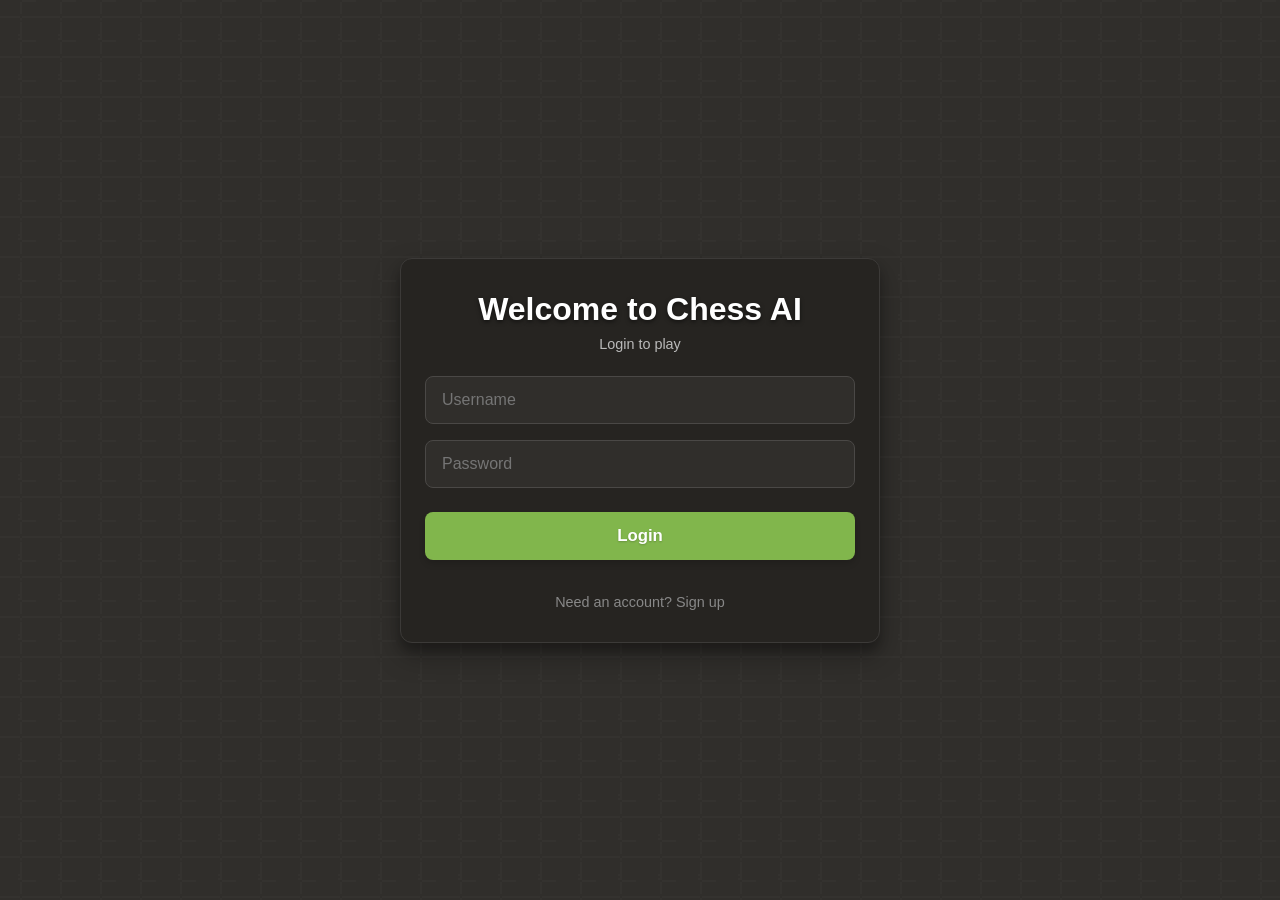
<file: index.html>
<!DOCTYPE html>
<html lang="en">
<head>
    <meta charset="UTF-8" />
    <meta name="viewport" content="width=device-width, initial-scale=1.0, maximum-scale=1.0, user-scalable=no" />
    <title>Login — Chess AI</title>
    <meta http-equiv="Cache-Control" content="no-cache, no-store, must-revalidate" />
    <meta http-equiv="Pragma" content="no-cache" />
    <meta http-equiv="Expires" content="0" />
    <link rel="stylesheet" href="style.css?v=1.1" />
</head>
<body>
    <div class="container screen active">
        <h1>Welcome to Chess AI</h1>
        <p class="subtitle">Login to play</p>
        <div class="form-group">
            <input type="text" id="username" placeholder="Username" autocomplete="off" />
        </div>
        <div class="form-group">
            <input type="password" id="password" placeholder="Password" />
        </div>
        <div class="auth-buttons">
            <button id="btn-login" class="primary">Login</button>
            <a href="signup.html" style="text-align: center; color: #888; text-decoration: none; margin-top: 10px;">Need an account? Sign up</a>
        </div>
        <p id="error-msg" style="display: none;"></p>
    </div>

    <script>
        if (localStorage.getItem('chess_user')) {
            window.location.href = 'game.html';
        }

        document.getElementById('btn-login').addEventListener('click', async () => {
            const username = document.getElementById('username').value;
            const password = document.getElementById('password').value;
            const err = document.getElementById('error-msg');
            
            if (!username || !password) {
                err.textContent = 'Please enter both username and password.';
                err.style.display = 'block';
                return;
            }

            let res;
            let raw = '';
            try {
                res = await fetch('login.php', {
                    method: 'POST',
                    headers: { 'Content-Type': 'application/json' },
                    body: JSON.stringify({ username, password })
                });
                raw = await res.text();
                
                let data;
                try {
                    const jsonStart = raw.indexOf('{');
                    const jsonEnd = raw.lastIndexOf('}');
                    data = JSON.parse(jsonStart > -1 && jsonEnd > -1 ? raw.substring(jsonStart, jsonEnd + 1) : raw);
                } catch(e) {
                    throw new Error('Host blocked the request or returned invalid JSON.');
                }

                if (data.success) {
                    localStorage.setItem('chess_user', username);
                    window.location.href = 'game.html';
                } else {
                    err.textContent = data.message;
                    err.style.display = 'block';
                }
            } catch (error) {
                err.innerHTML = 'Cannot connect to server. Error: ' + error.message;
                err.style.display = 'block';
                // Show raw response for debugging
                if (raw) {
                    console.log('RAW RESPONSE:', raw);
                    err.innerHTML += '<br><br>Raw server response:<br><pre style="font-size:0.7rem;text-align:left;background:#111;padding:8px;border-radius:4px;max-height:200px;overflow:auto;">' + raw.replace(/</g, '&lt;').replace(/>/g, '&gt;') + '</pre>';
                }
            }
        });
    </script>
</body>
</html>
</file>
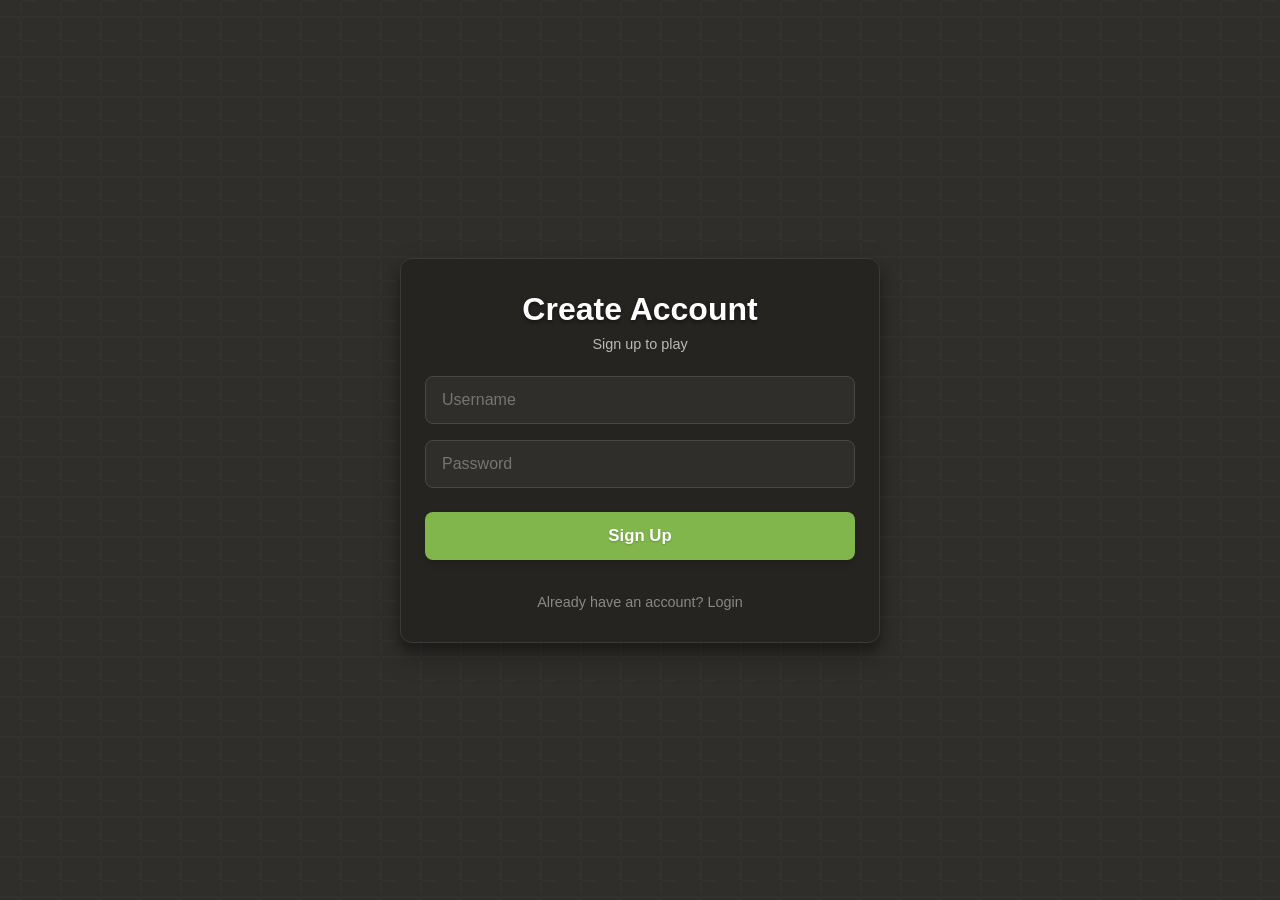
<file: signup.html>
<!DOCTYPE html>
<html lang="en">
<head>
    <meta charset="UTF-8" />
    <meta name="viewport" content="width=device-width, initial-scale=1.0, maximum-scale=1.0, user-scalable=no" />
    <title>Sign Up — Chess AI</title>
    <meta http-equiv="Cache-Control" content="no-cache, no-store, must-revalidate" />
    <meta http-equiv="Pragma" content="no-cache" />
    <meta http-equiv="Expires" content="0" />
    <link rel="stylesheet" href="style.css?v=1.1" />
</head>
<body>
    <div class="container screen active">
        <h1>Create Account</h1>
        <p class="subtitle">Sign up to play</p>
        <div class="form-group">
            <input type="text" id="username" placeholder="Username" autocomplete="off" />
        </div>
        <div class="form-group">
            <input type="password" id="password" placeholder="Password" />
        </div>
        <div class="auth-buttons">
            <button id="btn-signup" class="primary">Sign Up</button>
            <a href="index.html" style="text-align: center; color: #888; text-decoration: none; margin-top: 10px;">Already have an account? Login</a>
        </div>
        <p id="error-msg" style="display: none;"></p>
    </div>

    <script>
        if (localStorage.getItem('chess_user')) {
            window.location.href = 'game.html';
        }

        document.getElementById('btn-signup').addEventListener('click', async () => {
            const username = document.getElementById('username').value;
            const password = document.getElementById('password').value;
            const err = document.getElementById('error-msg');
            
            if (!username || !password) {
                err.textContent = 'Please enter both username and password.';
                err.style.display = 'block';
                return;
            }

            let raw = '';
            try {
                const res = await fetch('signup.php', {
                    method: 'POST',
                    headers: { 'Content-Type': 'application/json' },
                    body: JSON.stringify({ username, password })
                });
                raw = await res.text();
                
                let data;
                try {
                    const jsonStart = raw.indexOf('{');
                    const jsonEnd = raw.lastIndexOf('}');
                    data = JSON.parse(jsonStart > -1 && jsonEnd > -1 ? raw.substring(jsonStart, jsonEnd + 1) : raw);
                } catch(e) {
                    throw new Error('Host blocked the request or returned invalid JSON.');
                }

                if (data.success) {
                    alert('Account created! Please log in.');
                    window.location.href = 'index.html';
                } else {
                    err.textContent = data.message;
                    err.style.display = 'block';
                }
            } catch (error) {
                err.innerHTML = 'Cannot connect to server. Error: ' + error.message;
                if (raw) {
                    err.innerHTML += '<br><br>Raw server response:<br><pre style="font-size:0.7rem;text-align:left;background:#111;padding:8px;border-radius:4px;max-height:200px;overflow:auto;">' + raw.replace(/</g, '&lt;').replace(/>/g, '&gt;') + '</pre>';
                }
                err.style.display = 'block';
            }
        });
    </script>
</body>
</html>
</file>
<file: style.css>
/* ── Reset & Dark Theme ── */
*,
*::before,
*::after {
    box-sizing: border-box;
    margin: 0;
    padding: 0;
}

body {
    font-family: -apple-system, BlinkMacSystemFont, "Segoe UI", Roboto, Helvetica, Arial, sans-serif;
    background-color: #302e2b;
    background-image: url("data:image/svg+xml,%3Csvg width='40' height='40' viewBox='0 0 40 40' xmlns='http://www.w3.org/2000/svg'%3E%3Cpath d='M20 20.5V18H0v-2h20v-2h2v2h20v2H22v2.5h-2zM0 38h20v2h-2v-2H0v-2h20v-2h-2v2H0v2zm20-38h20v2h-2V0h-2v2H20V0h20v2h-2V0H20v2zm0 38V22h2v18h-2zm0-38v18h2V0h-2z' fill='%23ffffff' fill-opacity='0.02' fill-rule='evenodd'/%3E%3C/svg%3E");
    color: #fff;
    min-height: 100vh;
    display: flex;
    flex-direction: column;
    align-items: center;
    justify-content: center;
    padding: 16px;
    position: relative;
}

.container {
    max-width: 480px;
    width: 100%;
    position: relative;
    z-index: 1;
}

/* ── Title ── */
h1 { text-align: center; font-weight: 800; font-size: 2rem; margin-bottom: 8px; color: #fff; text-shadow: 0 2px 4px rgba(0,0,0,0.5); }
.subtitle { text-align: center; font-size: 0.9rem; color: #bababa; margin-bottom: 24px; }

/* ── Status Bar ── */
#status-bar { background: #262421; border: 1px solid #3c3a38; border-radius: 8px; padding: 12px 18px; margin-bottom: 16px; font-size: 1rem; font-weight: 600; text-align: center; color: #fff; display: flex; align-items: center; justify-content: center; box-shadow: 0 4px 6px rgba(0,0,0,0.1); }
#status-bar.thinking { color: #81b64c; }
#status-bar.checkmate { color: #fa412d; }
#status-bar.draw { color: #aeb5b5; }

/* ── Eval Bar ── */
#eval-container { width: 100%; height: 20px; background: #3c3a38; border-radius: 4px; margin-bottom: 12px; position: relative; overflow: hidden; }
#eval-bar { height: 100%; width: 50%; background: #fff; transition: width 0.3s ease; }
#eval-text { position: absolute; inset: 0; display: flex; align-items: center; justify-content: center; font-size: 0.75rem; font-weight: 700; color: #fff; mix-blend-mode: difference; pointer-events: none; }

/* ── Board Wrapper ── */
#board-wrapper { position: relative; margin-bottom: 18px; border-radius: 4px; overflow: hidden; box-shadow: 0 8px 24px rgba(0, 0, 0, 0.4); touch-action: none; background: #262421; padding: 8px; }
#board-wrapper .board-b232b3 { margin: 0 auto; touch-action: none; border-radius: 4px; overflow: hidden; }

/* ── Controls ── */
.controls { display: flex; gap: 10px; justify-content: center; flex-wrap: wrap; margin-bottom: 16px; }
.controls button { background: #3c3a38; border: none; color: #c3c3c2; font-size: 0.95rem; font-weight: 600; padding: 12px 20px; border-radius: 6px; cursor: pointer; transition: background 0.2s, color 0.2s; outline: none; box-shadow: 0 4px 6px rgba(0,0,0,0.1); }
.controls button:hover { background: #4a4846; color: #fff; }
.controls button.primary { background: #81b64c; color: #fff; text-shadow: 0 1px 2px rgba(0,0,0,0.2); }
.controls button.primary:hover { background: #95ca5e; }
.controls button.danger { background: #3c3a38; color: #fa412d; }
.controls button.danger:hover { background: #fa412d; color: #fff; }

/* ── Move Log ── */
#move-log { background: #262421; border: 1px solid #3c3a38; border-radius: 8px; padding: 12px 16px; font-family: ui-monospace, SFMono-Regular, Menlo, Monaco, Consolas, monospace; font-size: 0.85rem; color: #bababa; max-height: 140px; overflow-y: auto; line-height: 1.6; box-shadow: inset 0 2px 4px rgba(0,0,0,0.1); }
#move-log::-webkit-scrollbar { width: 6px; }
#move-log::-webkit-scrollbar-track { background: transparent; }
#move-log::-webkit-scrollbar-thumb { background: #4a4846; border-radius: 3px; }

/* ── Player Info & Captured Pieces ── */
.player-info { display: flex; justify-content: space-between; align-items: center; color: #bababa; font-weight: 600; margin-bottom: 8px; font-size: 0.95rem; min-height: 32px; }
.captured-pieces { font-size: 1.6rem; letter-spacing: 0; display: flex; flex-wrap: wrap; justify-content: flex-end; align-items: center; gap: 2px; }
.cap-w { color: #f0f0f0; text-shadow: 0 1px 2px rgba(0,0,0,0.8), 0 0 1px rgba(0,0,0,0.8); }
.cap-b { color: #111; text-shadow: 0 1px 1px rgba(255,255,255,0.4); }

/* ── Board Highlight ── */
.in-check { box-shadow: inset 0 0 25px 5px rgba(250, 65, 45, 0.8) !important; background-color: rgba(250, 65, 45, 0.4) !important; }
.highlight-selected { background-color: rgba(129, 182, 76, 0.5) !important; }
.highlight-dot { position: relative; z-index: 10; }
.highlight-dot::after { content: ''; position: absolute; inset: 0; margin: auto; width: 25%; height: 25%; background-color: rgba(0, 0, 0, 0.5); border-radius: 50%; pointer-events: none; box-shadow: 0 1px 3px rgba(0,0,0,0.3); }
.highlight-capture { position: relative; z-index: 10; }
.highlight-capture::after { content: ''; position: absolute; inset: 0; margin: auto; width: 85%; height: 85%; background-color: transparent; border: 6px solid rgba(0, 0, 0, 0.35); border-radius: 50%; pointer-events: none; }

/* ── Screens & Forms ── */
.screen { display: none; width: 100%; }
.screen.active { 
    display: block; 
    background: #262421;
    border: 1px solid #3c3a38;
    border-radius: 12px;
    padding: 32px 24px;
    box-shadow: 0 12px 28px rgba(0, 0, 0, 0.3), 0 8px 10px rgba(0, 0, 0, 0.2);
    animation: fadeIn 0.2s ease-out;
}

@keyframes fadeIn {
    from { opacity: 0; transform: translateY(10px); }
    to { opacity: 1; transform: translateY(0); }
}

.form-group { margin-bottom: 16px; }
.form-group input { width: 100%; padding: 14px 16px; background: #302e2b; border: 1px solid #4a4846; border-radius: 8px; color: #fff; font-size: 1rem; transition: border-color 0.2s, background 0.2s; box-sizing: border-box; outline: none; }
.form-group input:focus { border-color: #81b64c; background: #3c3a38; }

.auth-buttons,
.lobby-buttons {
    display: flex;
    flex-direction: column;
    gap: 12px;
    margin-top: 24px;
}
.auth-buttons button,
#lobby-screen button {
    background: #3c3a38;
    border: none;
    color: #fff;
    font-size: 1.05rem;
    font-weight: 700;
    padding: 14px;
    border-radius: 8px;
    cursor: pointer;
    transition: background 0.2s, transform 0.1s;
    width: 100%;
    box-shadow: 0 4px 6px rgba(0,0,0,0.15);
}
.auth-buttons button:hover,
#lobby-screen button:hover { background: #4a4846; }
.auth-buttons button:active,
#lobby-screen button:active { transform: translateY(2px); box-shadow: 0 2px 4px rgba(0,0,0,0.15); }

.auth-buttons button.primary,
#lobby-screen button.primary { background: #81b64c; text-shadow: 0 1px 2px rgba(0,0,0,0.2); }
.auth-buttons button.primary:hover,
#lobby-screen button.primary:hover { background: #95ca5e; }

.auth-buttons a { color: #bababa; font-size: 0.9rem; font-weight: 500; transition: color 0.2s; padding-top: 12px; text-decoration: none; text-align: center; display: block; }
.auth-buttons a:hover { color: #fff; }

.otp-display { background: #302e2b; padding: 16px; border-radius: 8px; text-align: center; font-size: 1.8rem; letter-spacing: 6px; margin: 16px 0; font-family: ui-monospace, SFMono-Regular, monospace; color: #81b64c; font-weight: 700; border: 1px solid #4a4846; }

/* ── Error Messages ── */
#error-msg {
    color: #fa412d;
    text-align: center;
    margin-top: 16px;
    font-weight: 600;
}

/* ── Responsive ── */
@media (max-width: 480px) {
    body { padding: 12px; }
    .screen.active { padding: 24px 16px; }
    h1 { font-size: 1.75rem; }
    .controls { display: grid; grid-template-columns: 1fr 1fr; gap: 8px; }
    .controls button { font-size: 0.9rem; padding: 12px; width: 100%; }
    #btn-restart, #btn-abandon { grid-column: span 2; }
    .auth-buttons button, #lobby-screen button { padding: 16px; font-size: 1rem; }
}

/* ── Loading overlay ── */
#loading-overlay { position: fixed; inset: 0; background: rgba(38, 36, 33, 0.95); display: flex; flex-direction: column; align-items: center; justify-content: center; z-index: 9999; transition: opacity 0.3s ease; }
#loading-overlay.hidden { opacity: 0; pointer-events: none; }
.spinner { width: 48px; height: 48px; border: 4px solid #3c3a38; border-top-color: #81b64c; border-radius: 50%; animation: spin 0.8s linear infinite; margin-bottom: 16px; }
@keyframes spin { to { transform: rotate(360deg); } }
#loading-overlay p { font-size: 1.1rem; color: #bababa; font-weight: 500; }

/* ── Reconnect Toast ── */
#reconnect-toast {
    position: fixed;
    top: 20px;
    left: 50%;
    transform: translateX(-50%);
    background: #fa412d;
    color: white;
    padding: 10px 20px;
    border-radius: 20px;
    font-weight: 600;
    font-size: 0.9rem;
    z-index: 10000;
    display: none;
    align-items: center;
    gap: 10px;
    box-shadow: 0 4px 12px rgba(0,0,0,0.3);
}
#reconnect-toast .small-spinner {
    width: 16px;
    height: 16px;
    border: 3px solid rgba(255,255,255,0.3);
    border-top-color: #fff;
    border-radius: 50%;
    animation: spin 0.8s linear infinite;
}
</file>
